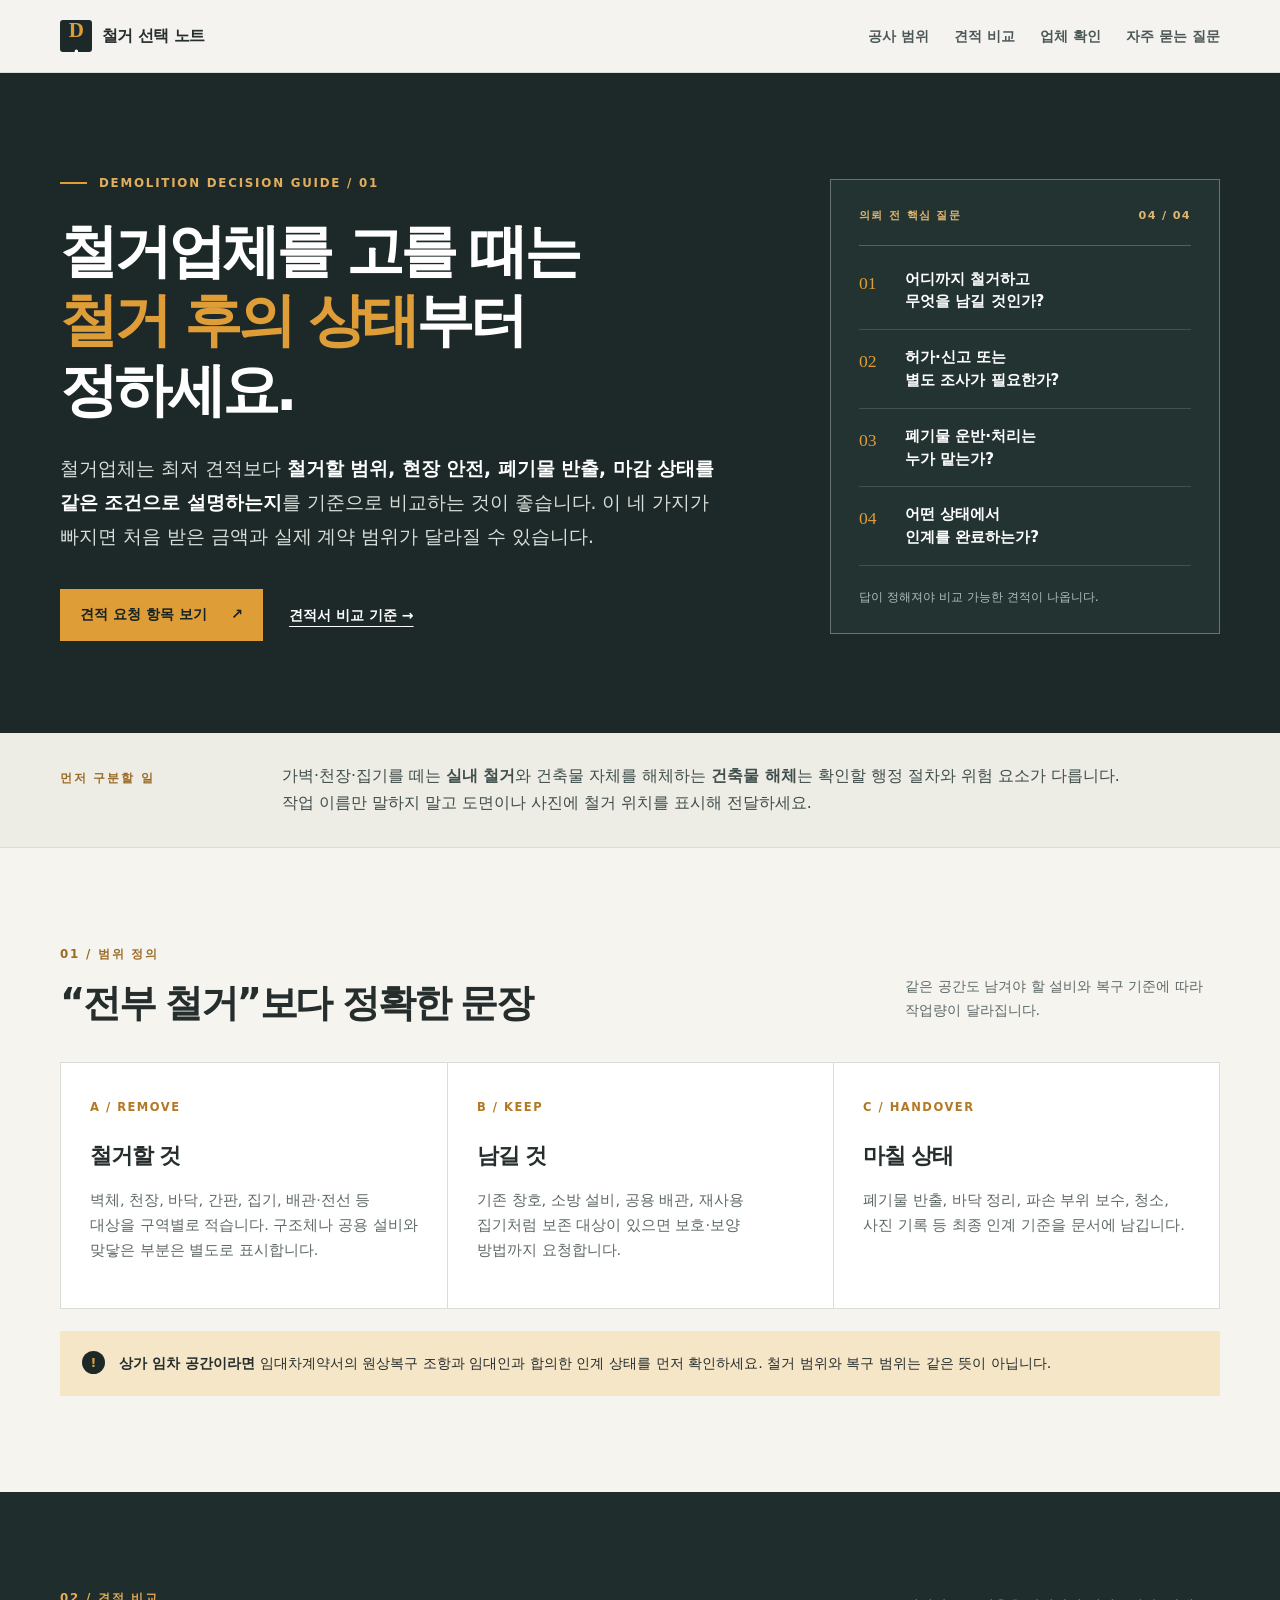
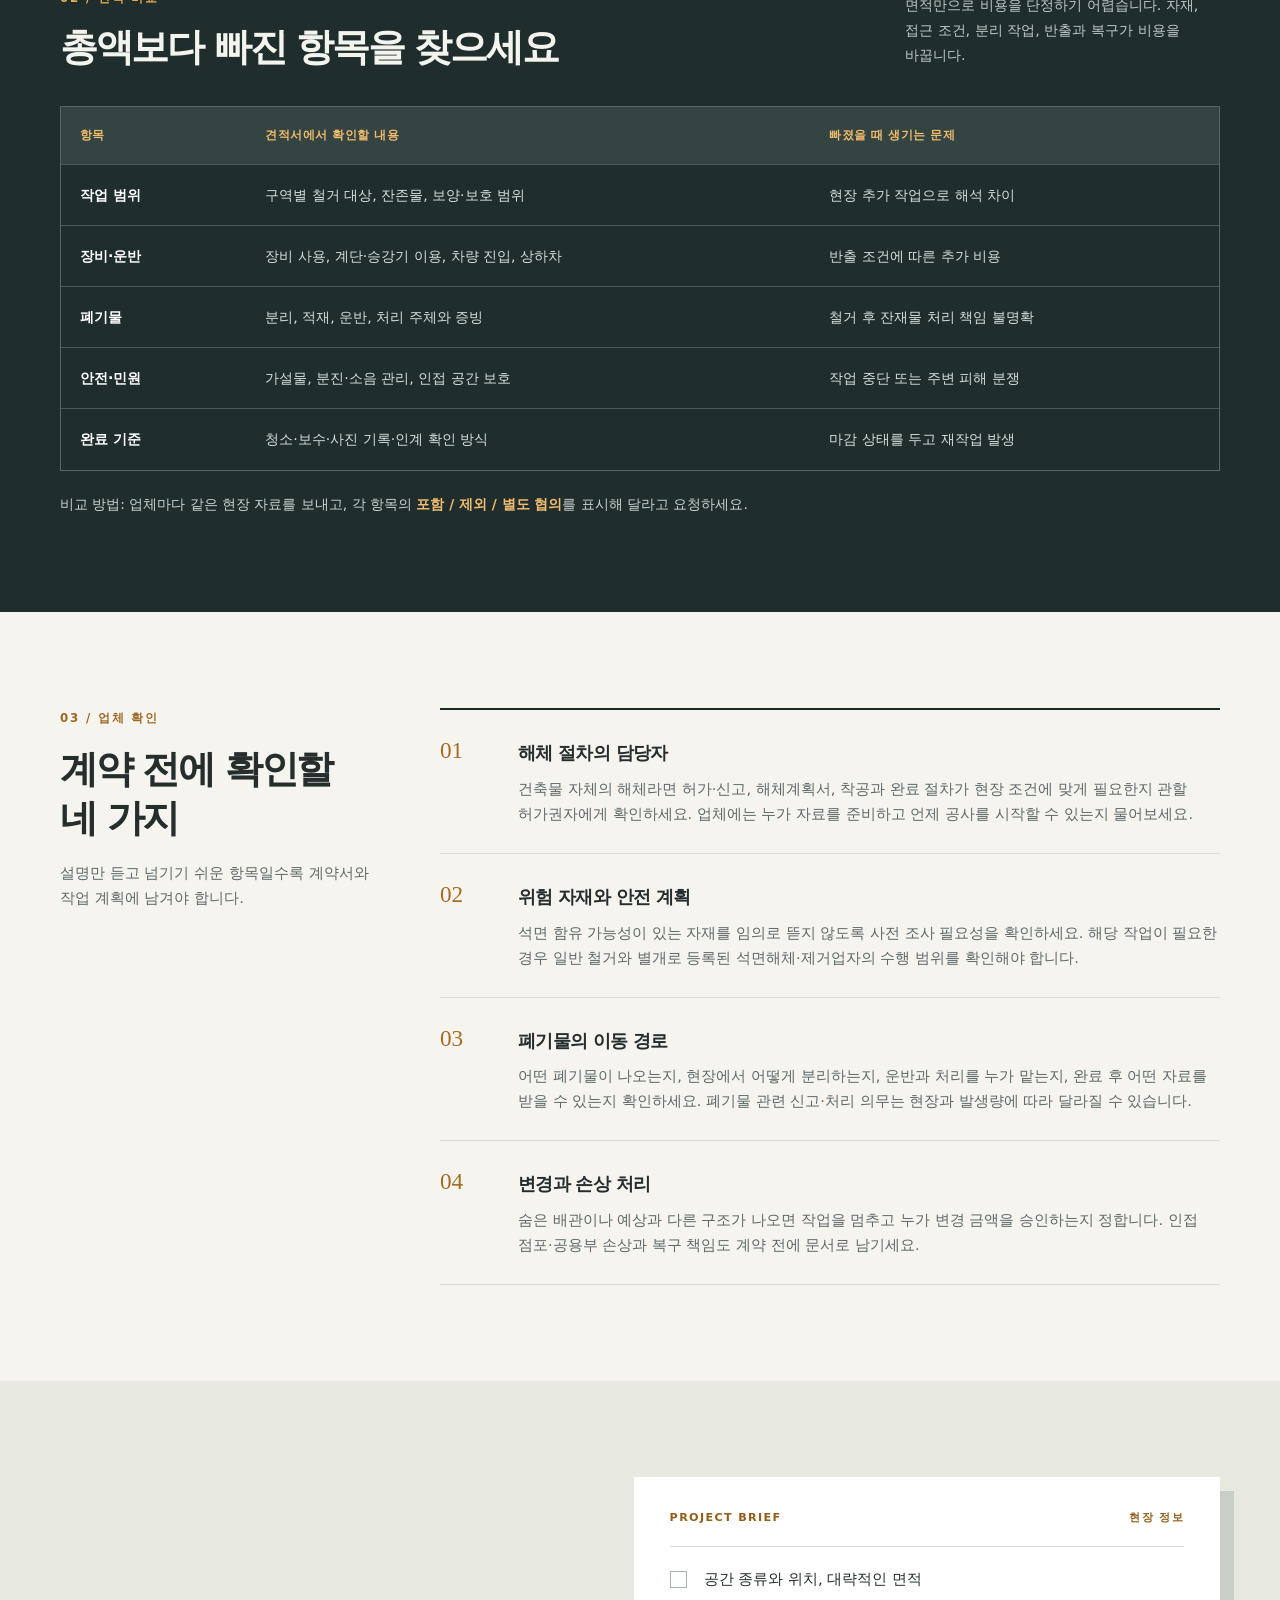
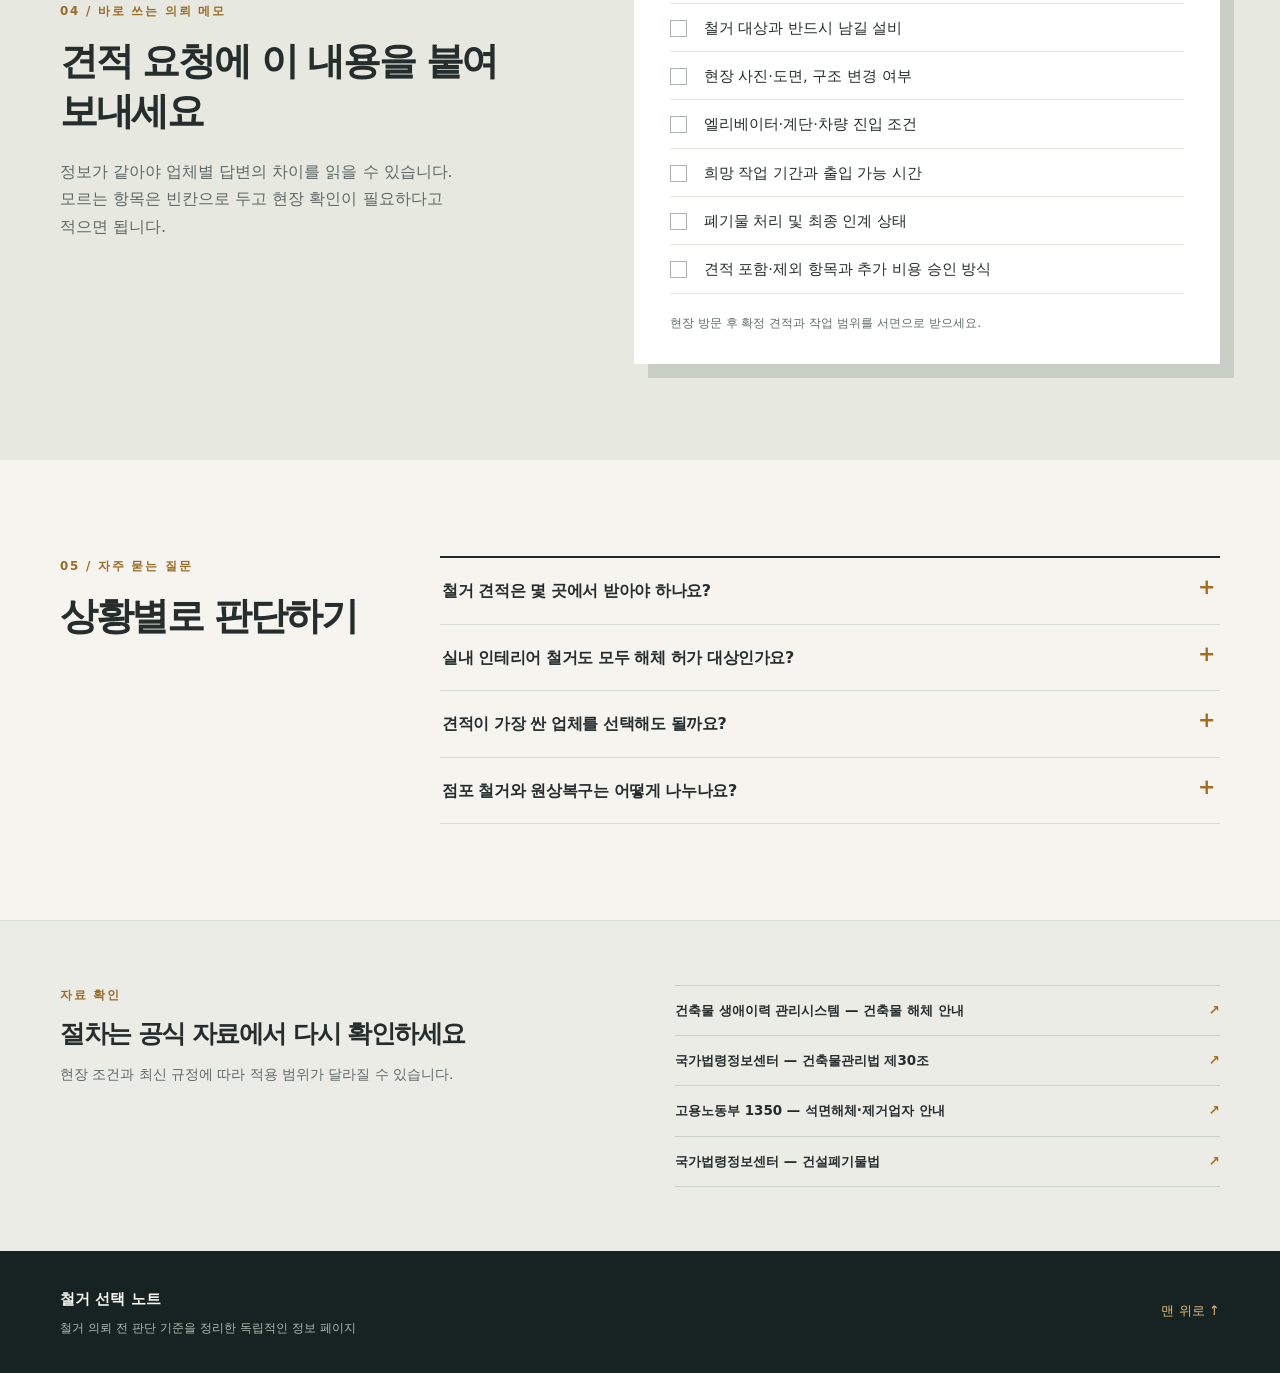
<file: index.html>
<!doctype html>
<html lang="ko">
<head>
  <meta charset="utf-8">
  <meta name="viewport" content="width=device-width, initial-scale=1">
  <title>철거업체 선택 기준 | 견적 범위·안전·폐기물 확인 가이드</title>
  <meta name="description" content="철거업체를 고를 때 견적 금액만 비교하면 빠지는 항목이 생깁니다. 공사 범위, 해체 절차, 안전 계획, 폐기물 처리, 추가 비용과 인계 기준을 확인하는 실무형 안내입니다.">
  <meta name="robots" content="index, follow">
  <link rel="canonical" href="https://demolition-company-guide.github.io/">
  <link rel="icon" type="image/svg+xml" href="/favicon.svg">
  <link rel="stylesheet" href="/style.css">
  <meta property="og:type" content="website">
  <meta property="og:locale" content="ko_KR">
  <meta property="og:site_name" content="철거 선택 노트">
  <meta property="og:title" content="철거업체 선택 기준 | 견적 범위·안전·폐기물 확인 가이드">
  <meta property="og:description" content="철거 범위를 먼저 고정하고, 안전·폐기물·인계 조건까지 같은 기준으로 비교하세요.">
  <meta property="og:url" content="https://demolition-company-guide.github.io/">
  <meta name="twitter:card" content="summary">
  <meta name="twitter:title" content="철거업체 선택 기준 | 견적 범위·안전·폐기물 확인 가이드">
  <meta name="twitter:description" content="견적을 받기 전 정리할 항목과 계약서에서 확인할 조건을 한눈에 정리했습니다.">
  <script type="application/ld+json">
  {
    "@context": "https://schema.org",
    "@type": "WebPage",
    "url": "https://demolition-company-guide.github.io/",
    "name": "철거업체 선택 기준 | 견적 범위·안전·폐기물 확인 가이드",
    "description": "철거업체 비교를 위한 공사 범위, 견적, 안전, 폐기물, 인계 기준 안내",
    "inLanguage": "ko-KR"
  }
  </script>
</head>
<body>
  <a class="skip-link" href="#main">본문으로 건너뛰기</a>
  <header class="site-header">
    <div class="header-inner">
      <a class="brand" href="/" aria-label="철거 선택 노트 홈"><span class="brand-icon" aria-hidden="true">D<span>·</span></span><span>철거 선택 노트</span></a>
      <nav aria-label="주요 메뉴">
        <a href="#scope">공사 범위</a>
        <a href="#estimate">견적 비교</a>
        <a href="#checks">업체 확인</a>
        <a href="#faq">자주 묻는 질문</a>
      </nav>
    </div>
  </header>

  <main id="main">
    <section class="hero" aria-labelledby="page-title">
      <div class="hero-inner">
        <div class="hero-copy">
          <p class="eyebrow"><span class="eyebrow-line"></span>DEMOLITION DECISION GUIDE / 01</p>
          <h1 id="page-title">철거업체를 고를 때는<br><em>철거 후의 상태</em>부터 정하세요.</h1>
          <p class="lead">철거업체는 최저 견적보다 <strong>철거할 범위, 현장 안전, 폐기물 반출, 마감 상태를 같은 조건으로 설명하는지</strong>를 기준으로 비교하는 것이 좋습니다. 이 네 가지가 빠지면 처음 받은 금액과 실제 계약 범위가 달라질 수 있습니다.</p>
          <div class="hero-actions">
            <a class="button button-primary" href="#brief">견적 요청 항목 보기 <span aria-hidden="true">↗</span></a>
            <a class="text-link" href="#estimate">견적서 비교 기준 <span aria-hidden="true">→</span></a>
          </div>
        </div>
        <aside class="hero-aside" aria-label="견적 전 핵심 확인사항">
          <div class="aside-top"><span>의뢰 전 핵심 질문</span><span>04 / 04</span></div>
          <ol>
            <li><span>01</span><p>어디까지 철거하고<br>무엇을 남길 것인가?</p></li>
            <li><span>02</span><p>허가·신고 또는<br>별도 조사가 필요한가?</p></li>
            <li><span>03</span><p>폐기물 운반·처리는<br>누가 맡는가?</p></li>
            <li><span>04</span><p>어떤 상태에서<br>인계를 완료하는가?</p></li>
          </ol>
          <p class="aside-note">답이 정해져야 비교 가능한 견적이 나옵니다.</p>
        </aside>
      </div>
    </section>

    <section class="intro-strip" aria-label="페이지 요약">
      <div class="content-width intro-grid">
        <p class="section-label">먼저 구분할 일</p>
        <p>가벽·천장·집기를 떼는 <strong>실내 철거</strong>와 건축물 자체를 해체하는 <strong>건축물 해체</strong>는 확인할 행정 절차와 위험 요소가 다릅니다. 작업 이름만 말하지 말고 도면이나 사진에 철거 위치를 표시해 전달하세요.</p>
      </div>
    </section>

    <section class="section" id="scope" aria-labelledby="scope-title">
      <div class="content-width">
        <div class="section-heading"><div><p class="section-label">01 / 범위 정의</p><h2 id="scope-title">“전부 철거”보다 정확한 문장</h2></div><p>같은 공간도 남겨야 할 설비와 복구 기준에 따라 작업량이 달라집니다.</p></div>
        <div class="scope-grid">
          <article class="scope-card"><span class="card-no">A / REMOVE</span><h3>철거할 것</h3><p>벽체, 천장, 바닥, 간판, 집기, 배관·전선 등 대상을 구역별로 적습니다. 구조체나 공용 설비와 맞닿은 부분은 별도로 표시합니다.</p></article>
          <article class="scope-card"><span class="card-no">B / KEEP</span><h3>남길 것</h3><p>기존 창호, 소방 설비, 공용 배관, 재사용 집기처럼 보존 대상이 있으면 보호·보양 방법까지 요청합니다.</p></article>
          <article class="scope-card"><span class="card-no">C / HANDOVER</span><h3>마칠 상태</h3><p>폐기물 반출, 바닥 정리, 파손 부위 보수, 청소, 사진 기록 등 최종 인계 기준을 문서에 남깁니다.</p></article>
        </div>
        <div class="note-row"><span class="note-mark" aria-hidden="true">!</span><p><strong>상가 임차 공간이라면</strong> 임대차계약서의 원상복구 조항과 임대인과 합의한 인계 상태를 먼저 확인하세요. 철거 범위와 복구 범위는 같은 뜻이 아닙니다.</p></div>
      </div>
    </section>

    <section class="section section-dark" id="estimate" aria-labelledby="estimate-title">
      <div class="content-width">
        <div class="section-heading inverse"><div><p class="section-label">02 / 견적 비교</p><h2 id="estimate-title">총액보다 빠진 항목을 찾으세요</h2></div><p>면적만으로 비용을 단정하기 어렵습니다. 자재, 접근 조건, 분리 작업, 반출과 복구가 비용을 바꿉니다.</p></div>
        <div class="table-wrap" role="region" aria-label="철거 견적 비교 항목" tabindex="0">
          <table>
            <thead><tr><th scope="col">항목</th><th scope="col">견적서에서 확인할 내용</th><th scope="col">빠졌을 때 생기는 문제</th></tr></thead>
            <tbody>
              <tr><th scope="row">작업 범위</th><td>구역별 철거 대상, 잔존물, 보양·보호 범위</td><td>현장 추가 작업으로 해석 차이</td></tr>
              <tr><th scope="row">장비·운반</th><td>장비 사용, 계단·승강기 이용, 차량 진입, 상하차</td><td>반출 조건에 따른 추가 비용</td></tr>
              <tr><th scope="row">폐기물</th><td>분리, 적재, 운반, 처리 주체와 증빙</td><td>철거 후 잔재물 처리 책임 불명확</td></tr>
              <tr><th scope="row">안전·민원</th><td>가설물, 분진·소음 관리, 인접 공간 보호</td><td>작업 중단 또는 주변 피해 분쟁</td></tr>
              <tr><th scope="row">완료 기준</th><td>청소·보수·사진 기록·인계 확인 방식</td><td>마감 상태를 두고 재작업 발생</td></tr>
            </tbody>
          </table>
        </div>
        <p class="table-foot">비교 방법: 업체마다 같은 현장 자료를 보내고, 각 항목의 <strong>포함 / 제외 / 별도 협의</strong>를 표시해 달라고 요청하세요.</p>
      </div>
    </section>

    <section class="section" id="checks" aria-labelledby="checks-title">
      <div class="content-width checks-layout">
        <div class="checks-intro"><p class="section-label">03 / 업체 확인</p><h2 id="checks-title">계약 전에 확인할 네 가지</h2><p>설명만 듣고 넘기기 쉬운 항목일수록 계약서와 작업 계획에 남겨야 합니다.</p></div>
        <div class="check-list">
          <article><span class="check-number">01</span><div><h3>해체 절차의 담당자</h3><p>건축물 자체의 해체라면 허가·신고, 해체계획서, 착공과 완료 절차가 현장 조건에 맞게 필요한지 관할 허가권자에게 확인하세요. 업체에는 누가 자료를 준비하고 언제 공사를 시작할 수 있는지 물어보세요.</p></div></article>
          <article><span class="check-number">02</span><div><h3>위험 자재와 안전 계획</h3><p>석면 함유 가능성이 있는 자재를 임의로 뜯지 않도록 사전 조사 필요성을 확인하세요. 해당 작업이 필요한 경우 일반 철거와 별개로 등록된 석면해체·제거업자의 수행 범위를 확인해야 합니다.</p></div></article>
          <article><span class="check-number">03</span><div><h3>폐기물의 이동 경로</h3><p>어떤 폐기물이 나오는지, 현장에서 어떻게 분리하는지, 운반과 처리를 누가 맡는지, 완료 후 어떤 자료를 받을 수 있는지 확인하세요. 폐기물 관련 신고·처리 의무는 현장과 발생량에 따라 달라질 수 있습니다.</p></div></article>
          <article><span class="check-number">04</span><div><h3>변경과 손상 처리</h3><p>숨은 배관이나 예상과 다른 구조가 나오면 작업을 멈추고 누가 변경 금액을 승인하는지 정합니다. 인접 점포·공용부 손상과 복구 책임도 계약 전에 문서로 남기세요.</p></div></article>
        </div>
      </div>
    </section>

    <section class="section brief-section" id="brief" aria-labelledby="brief-title">
      <div class="content-width brief-layout">
        <div><p class="section-label">04 / 바로 쓰는 의뢰 메모</p><h2 id="brief-title">견적 요청에 이 내용을 붙여 보내세요</h2><p class="brief-intro">정보가 같아야 업체별 답변의 차이를 읽을 수 있습니다. 모르는 항목은 빈칸으로 두고 현장 확인이 필요하다고 적으면 됩니다.</p></div>
        <div class="brief-paper" aria-label="견적 요청 체크리스트">
          <div class="paper-head"><span>PROJECT BRIEF</span><span>현장 정보</span></div>
          <ul>
            <li>공간 종류와 위치, 대략적인 면적</li>
            <li>철거 대상과 반드시 남길 설비</li>
            <li>현장 사진·도면, 구조 변경 여부</li>
            <li>엘리베이터·계단·차량 진입 조건</li>
            <li>희망 작업 기간과 출입 가능 시간</li>
            <li>폐기물 처리 및 최종 인계 상태</li>
            <li>견적 포함·제외 항목과 추가 비용 승인 방식</li>
          </ul>
          <p>현장 방문 후 확정 견적과 작업 범위를 서면으로 받으세요.</p>
        </div>
      </div>
    </section>

    <section class="section faq-section" id="faq" aria-labelledby="faq-title">
      <div class="content-width faq-layout">
        <div><p class="section-label">05 / 자주 묻는 질문</p><h2 id="faq-title">상황별로 판단하기</h2></div>
        <div class="faq-list">
          <details><summary>철거 견적은 몇 곳에서 받아야 하나요?</summary><p>비교가 가능할 만큼 복수의 업체에 같은 자료를 보내세요. 업체 수보다 중요한 것은 철거 범위와 포함·제외 항목을 동일하게 맞추는 일입니다.</p></details>
          <details><summary>실내 인테리어 철거도 모두 해체 허가 대상인가요?</summary><p>작업 내용과 건축물의 구조, 주변 여건에 따라 판단이 달라집니다. 주요 구조부와 연결된 작업이나 건축물 자체의 해체가 포함되면 도면을 갖고 관할 지자체에 허가·신고 여부를 먼저 확인하세요.</p></details>
          <details><summary>견적이 가장 싼 업체를 선택해도 될까요?</summary><p>총액만으로 판단하기보다 폐기물 처리, 보호 작업, 복구, 장비와 운반, 추가 비용 조건을 맞춰 비교하세요. 누락된 항목이 많으면 계약 후 비용이 달라질 수 있습니다.</p></details>
          <details><summary>점포 철거와 원상복구는 어떻게 나누나요?</summary><p>철거는 기존 시설을 제거하는 범위이고, 원상복구는 약정한 상태로 다시 만드는 범위입니다. 임대차계약서와 임대인 협의 내용으로 최종 인계 상태를 정한 뒤 두 작업을 견적서에 분리해 적는 편이 명확합니다. 점포 관련 세부 검토에는 <a href="https://store-return.netlify.app">점포 철거·원상복구 참고 자료</a>도 함께 확인할 수 있습니다.</p></details>
        </div>
      </div>
    </section>

    <section class="sources-section" aria-labelledby="sources-title">
      <div class="content-width sources-layout"><div><p class="section-label">자료 확인</p><h2 id="sources-title">절차는 공식 자료에서 다시 확인하세요</h2><p>현장 조건과 최신 규정에 따라 적용 범위가 달라질 수 있습니다.</p></div><ul><li><a href="https://blcm.go.kr/sec/rnc/EgovPageLink.do?link=com%2Fservice%2FbldDsmntl">건축물 생애이력 관리시스템 — 건축물 해체 안내 <span aria-hidden="true">↗</span></a></li><li><a href="https://www.law.go.kr/LSW/lsLinkCommonInfo.do?lsJoLnkSeq=1032689315">국가법령정보센터 — 건축물관리법 제30조 <span aria-hidden="true">↗</span></a></li><li><a href="https://1350.moel.go.kr/home/hp/data/faqView.do?faq_idx=1000001864">고용노동부 1350 — 석면해체·제거업자 안내 <span aria-hidden="true">↗</span></a></li><li><a href="https://www.law.go.kr/LSW/lsInfoP.do?ancYnChk=0&amp;lsId=009592">국가법령정보센터 — 건설폐기물법 <span aria-hidden="true">↗</span></a></li></ul></div>
    </section>
  </main>

  <footer class="site-footer"><div class="content-width footer-inner"><div><strong>철거 선택 노트</strong><p>철거 의뢰 전 판단 기준을 정리한 독립적인 정보 페이지</p></div><a href="#main">맨 위로 ↑</a></div></footer>
</body>
</html>
</file>
<file: style.css>
:root{--ink:#252d2d;--muted:#5e6968;--paper:#f5f4ef;--white:#fff;--line:#d9ddd7;--deep:#1d2929;--accent:#df9d37;--accent-light:#f5e6c8;--max:1160px}
*{box-sizing:border-box}html{scroll-behavior:smooth}body{margin:0;background:var(--paper);color:var(--ink);font-family:"Apple SD Gothic Neo","Malgun Gothic","Noto Sans KR",system-ui,sans-serif;line-height:1.72;word-break:keep-all}a{color:inherit}strong{font-weight:750}.content-width{width:min(var(--max),calc(100% - 48px));margin-inline:auto}.skip-link{position:fixed;top:-60px;left:16px;z-index:100;padding:10px 14px;background:var(--accent);color:#172322;font-weight:700}.skip-link:focus{top:12px}
.site-header{background:#f5f4efec;border-bottom:1px solid var(--line)}.header-inner{width:min(var(--max),calc(100% - 48px));min-height:72px;margin:auto;display:flex;align-items:center;justify-content:space-between;gap:24px}.brand{display:inline-flex;align-items:center;gap:10px;font-size:1rem;font-weight:800;letter-spacing:-.035em;text-decoration:none;white-space:nowrap}.brand-icon{display:grid;place-items:center;width:32px;height:32px;background:var(--deep);color:var(--accent);border-radius:3px;font-family:Georgia,serif;font-size:21px;line-height:1}.brand-icon span{color:var(--white)}nav{display:flex;flex-wrap:wrap;justify-content:flex-end;gap:12px 25px}nav a{font-size:.88rem;font-weight:700;text-decoration:none;color:#4b5857}nav a:hover,nav a:focus-visible{color:#996016}.hero{background:var(--deep);color:var(--white);overflow:hidden}.hero-inner{width:min(var(--max),calc(100% - 48px));margin:auto;display:grid;grid-template-columns:minmax(0,1.28fr) minmax(300px,.72fr);gap:clamp(36px,6vw,90px);align-items:center;padding:100px 0 92px}.eyebrow,.section-label{margin:0 0 24px;color:#9b6a25;font-size:.74rem;font-weight:900;letter-spacing:.15em;text-transform:uppercase}.eyebrow{color:#e3ae5c;display:flex;align-items:center;gap:12px}.eyebrow-line{display:block;width:27px;height:2px;background:var(--accent)}h1,h2,h3,p{margin-top:0}h1{margin-bottom:27px;font-size:clamp(2.35rem,4.5vw,4.8rem);line-height:1.2;letter-spacing:-.07em;font-weight:850}h1 em{font-style:normal;color:var(--accent)}.lead{max-width:700px;color:#d8dfda;font-size:clamp(1.02rem,1.45vw,1.17rem);line-height:1.85}.lead strong{color:#fff}.hero-actions{display:flex;align-items:center;flex-wrap:wrap;gap:19px 26px;margin-top:34px}.button{display:inline-flex;align-items:center;justify-content:space-between;gap:24px;min-height:52px;padding:10px 20px;text-decoration:none;font-size:.9rem;font-weight:800}.button-primary{background:var(--accent);color:#172321}.button-primary:hover,.button-primary:focus-visible{background:#f1b958}.text-link{text-underline-offset:6px;font-size:.88rem;font-weight:700}.hero-aside{border:1px solid #667474;background:#233332;padding:26px 28px}.aside-top,.paper-head{display:flex;justify-content:space-between;gap:12px;padding-bottom:19px;border-bottom:1px solid #52615f;color:#e1b770;font-size:.7rem;letter-spacing:.12em;font-weight:800}.hero-aside ol{list-style:none;margin:6px 0 0;padding:0}.hero-aside li{display:grid;grid-template-columns:36px 1fr;gap:10px;align-items:start;padding:16px 0;border-bottom:1px solid #42514f}.hero-aside li span{color:var(--accent);font-family:Georgia,serif;font-size:1.1rem}.hero-aside li p{margin:0;font-size:.95rem;font-weight:650;line-height:1.5}.aside-note{margin:20px 0 0;color:#aebfba;font-size:.78rem}.intro-strip{border-bottom:1px solid var(--line);background:#edece5}.intro-grid{display:grid;grid-template-columns:190px 1fr;gap:32px;padding-block:30px}.intro-grid .section-label{margin:5px 0 0}.intro-grid p:last-child{max-width:840px;margin:0;color:#3f4d4b;font-size:.98rem}.section{padding:96px 0}.section-heading{display:flex;justify-content:space-between;align-items:end;gap:45px;margin-bottom:35px}.section-heading h2,.checks-intro h2,.brief-section h2,.faq-section h2,.sources-section h2{margin:0;font-size:clamp(1.85rem,3vw,3rem);line-height:1.28;letter-spacing:-.06em}.section-heading .section-label{margin-bottom:14px}.section-heading>p{width:315px;flex:none;margin:0 0 4px;color:var(--muted);font-size:.9rem}.scope-grid{display:grid;grid-template-columns:repeat(3,1fr);border:1px solid var(--line);background:var(--white)}.scope-card{min-height:245px;padding:29px 29px 27px}.scope-card+.scope-card{border-left:1px solid var(--line)}.card-no{color:#b27824;font-size:.72rem;letter-spacing:.13em;font-weight:850}.scope-card h3{font-size:1.35rem;letter-spacing:-.05em;margin:17px 0 13px}.scope-card p{margin:0;color:var(--muted);font-size:.91rem}.note-row{display:flex;align-items:start;gap:14px;margin-top:22px;padding:20px 22px;background:var(--accent-light)}.note-row p{margin:0;font-size:.9rem}.note-mark{display:grid;place-items:center;flex:none;width:23px;height:23px;background:var(--deep);color:var(--accent);border-radius:50%;font-size:.8rem;font-weight:900}.section-dark{background:#202d2d;color:#f4f4ef}.section-dark .section-label{color:#e5ad55}.section-heading.inverse>p{color:#bfcbc7}.table-wrap{overflow-x:auto;border:1px solid #586765}.section-dark table{width:100%;min-width:670px;border-collapse:collapse;text-align:left}.section-dark th,.section-dark td{padding:18px 19px;border-bottom:1px solid #485856;font-size:.88rem;vertical-align:top}.section-dark thead th{background:#344442;color:#f1bc6b;font-size:.73rem;letter-spacing:.04em}.section-dark tbody th{width:16%;color:#fff;white-space:nowrap}.section-dark tbody tr:last-child>*{border-bottom:0}.section-dark tbody td{color:#d5dfda}.table-foot{margin:22px 0 0;color:#c9d3ce;font-size:.86rem}.table-foot strong{color:#f0bd6e}.checks-layout{display:grid;grid-template-columns:310px 1fr;gap:70px}.checks-intro{position:sticky;top:30px;align-self:start}.checks-intro .section-label{margin-bottom:15px}.checks-intro>p:last-child{margin-top:19px;color:var(--muted);font-size:.93rem}.check-list{border-top:2px solid var(--deep)}.check-list article{display:grid;grid-template-columns:60px 1fr;gap:18px;padding:27px 0;border-bottom:1px solid var(--line)}.check-number{font-family:Georgia,serif;color:#a66c21;font-size:1.45rem;line-height:1.2}.check-list h3{margin:0 0 7px;font-size:1.15rem;letter-spacing:-.04em}.check-list p{margin:0;color:var(--muted);font-size:.91rem}.brief-section{background:#e7e8df}.brief-layout{display:grid;grid-template-columns:minmax(0,.82fr) minmax(0,1fr);gap:8%;align-items:center}.brief-section .section-label{margin-bottom:15px}.brief-intro{max-width:420px;margin:23px 0 0;color:var(--muted)}.brief-paper{background:#fff;box-shadow:14px 14px 0 #c9cfc6;padding:31px 36px}.paper-head{color:#925f1a;border-color:#d9ddd7}.brief-paper ul{list-style:none;padding:8px 0 0;margin:0}.brief-paper li{position:relative;padding:11px 0 11px 34px;border-bottom:1px solid #e5e8e1;font-size:.92rem}.brief-paper li::before{content:"";position:absolute;left:0;top:16px;width:15px;height:15px;border:1.5px solid #a9b4ae}.brief-paper>p{margin:18px 0 0;color:#60706b;font-size:.78rem}.faq-layout{display:grid;grid-template-columns:310px 1fr;gap:70px}.faq-section .section-label{margin-bottom:15px}.faq-list{border-top:2px solid var(--deep)}.faq-list details{border-bottom:1px solid var(--line);padding:19px 2px}.faq-list summary{cursor:pointer;list-style:none;position:relative;padding-right:32px;font-weight:800;letter-spacing:-.025em}.faq-list summary::-webkit-details-marker{display:none}.faq-list summary::after{content:"+";position:absolute;right:3px;top:0;color:#a66c21;font-size:1.3rem;line-height:1}.faq-list details[open] summary::after{content:"−"}.faq-list p{margin:14px 20px 0 0;color:var(--muted);font-size:.91rem}.faq-list a{color:#88530c;text-decoration-thickness:1.5px;text-underline-offset:3px}.sources-section{padding:64px 0;background:#ecece6;border-top:1px solid var(--line)}.sources-layout{display:grid;grid-template-columns:1fr 1fr;gap:70px}.sources-section .section-label{margin-bottom:12px}.sources-section h2{font-size:1.55rem}.sources-section p:not(.section-label){margin:14px 0 0;color:var(--muted);font-size:.85rem}.sources-section ul{list-style:none;margin:0;padding:0;border-top:1px solid #cbd2ca}.sources-section li{border-bottom:1px solid #cbd2ca}.sources-section li a{display:flex;justify-content:space-between;gap:15px;padding:13px 0;text-decoration:none;font-size:.84rem;font-weight:700}.sources-section li a:hover{text-decoration:underline;text-underline-offset:4px}.sources-section li span{color:#a66c21}.site-footer{background:#172322;color:#f7f6f1;padding:34px 0}.footer-inner{display:flex;justify-content:space-between;align-items:center;gap:20px}.site-footer strong{font-size:.95rem}.site-footer p{margin:5px 0 0;color:#abb9b2;font-size:.78rem}.site-footer a{font-size:.83rem;text-decoration:none;color:#e4b775}.site-footer a:hover{text-decoration:underline}
@media(max-width:900px){.hero-inner{grid-template-columns:1fr;gap:42px;padding:75px 0}.hero-aside{max-width:none}.hero-aside ol{display:grid;grid-template-columns:1fr 1fr;gap:0 25px}.section{padding:72px 0}.checks-layout,.faq-layout{grid-template-columns:230px 1fr;gap:35px}.brief-layout{gap:35px}.sources-layout{gap:35px}}
@media(max-width:640px){.content-width,.header-inner,.hero-inner{width:min(100% - 32px,var(--max))}.header-inner{min-height:64px;align-items:flex-start;flex-direction:column;justify-content:center;padding:11px 0;gap:8px}.brand{font-size:.92rem}.brand-icon{width:27px;height:27px;font-size:18px}nav{justify-content:flex-start;gap:8px 15px}nav a{font-size:.73rem}.hero-inner{padding:60px 0 58px}.eyebrow{font-size:.64rem}.hero h1{font-size:clamp(2.1rem,9vw,3.1rem);margin-bottom:20px}.lead{font-size:.96rem}.hero-aside{padding:19px}.hero-aside ol{display:block}.hero-aside li{padding:12px 0}.intro-grid{grid-template-columns:1fr;gap:8px;padding-block:24px}.intro-grid .section-label{margin:0}.intro-grid p:last-child{font-size:.9rem}.section{padding:60px 0}.section-heading{display:block;margin-bottom:23px}.section-heading>p{width:auto;margin-top:16px}.scope-grid{grid-template-columns:1fr}.scope-card{min-height:0;padding:23px}.scope-card+.scope-card{border-left:0;border-top:1px solid var(--line)}.scope-card h3{margin:9px 0 7px}.note-row{padding:16px}.checks-layout,.faq-layout,.brief-layout,.sources-layout{grid-template-columns:1fr;gap:26px}.checks-intro{position:static}.check-list article{grid-template-columns:43px 1fr;gap:9px}.brief-paper{padding:22px;box-shadow:8px 8px 0 #c9cfc6}.sources-section{padding:54px 0}.footer-inner{align-items:flex-start;flex-direction:column}}
@media(prefers-reduced-motion:reduce){html{scroll-behavior:auto}}
</file>
